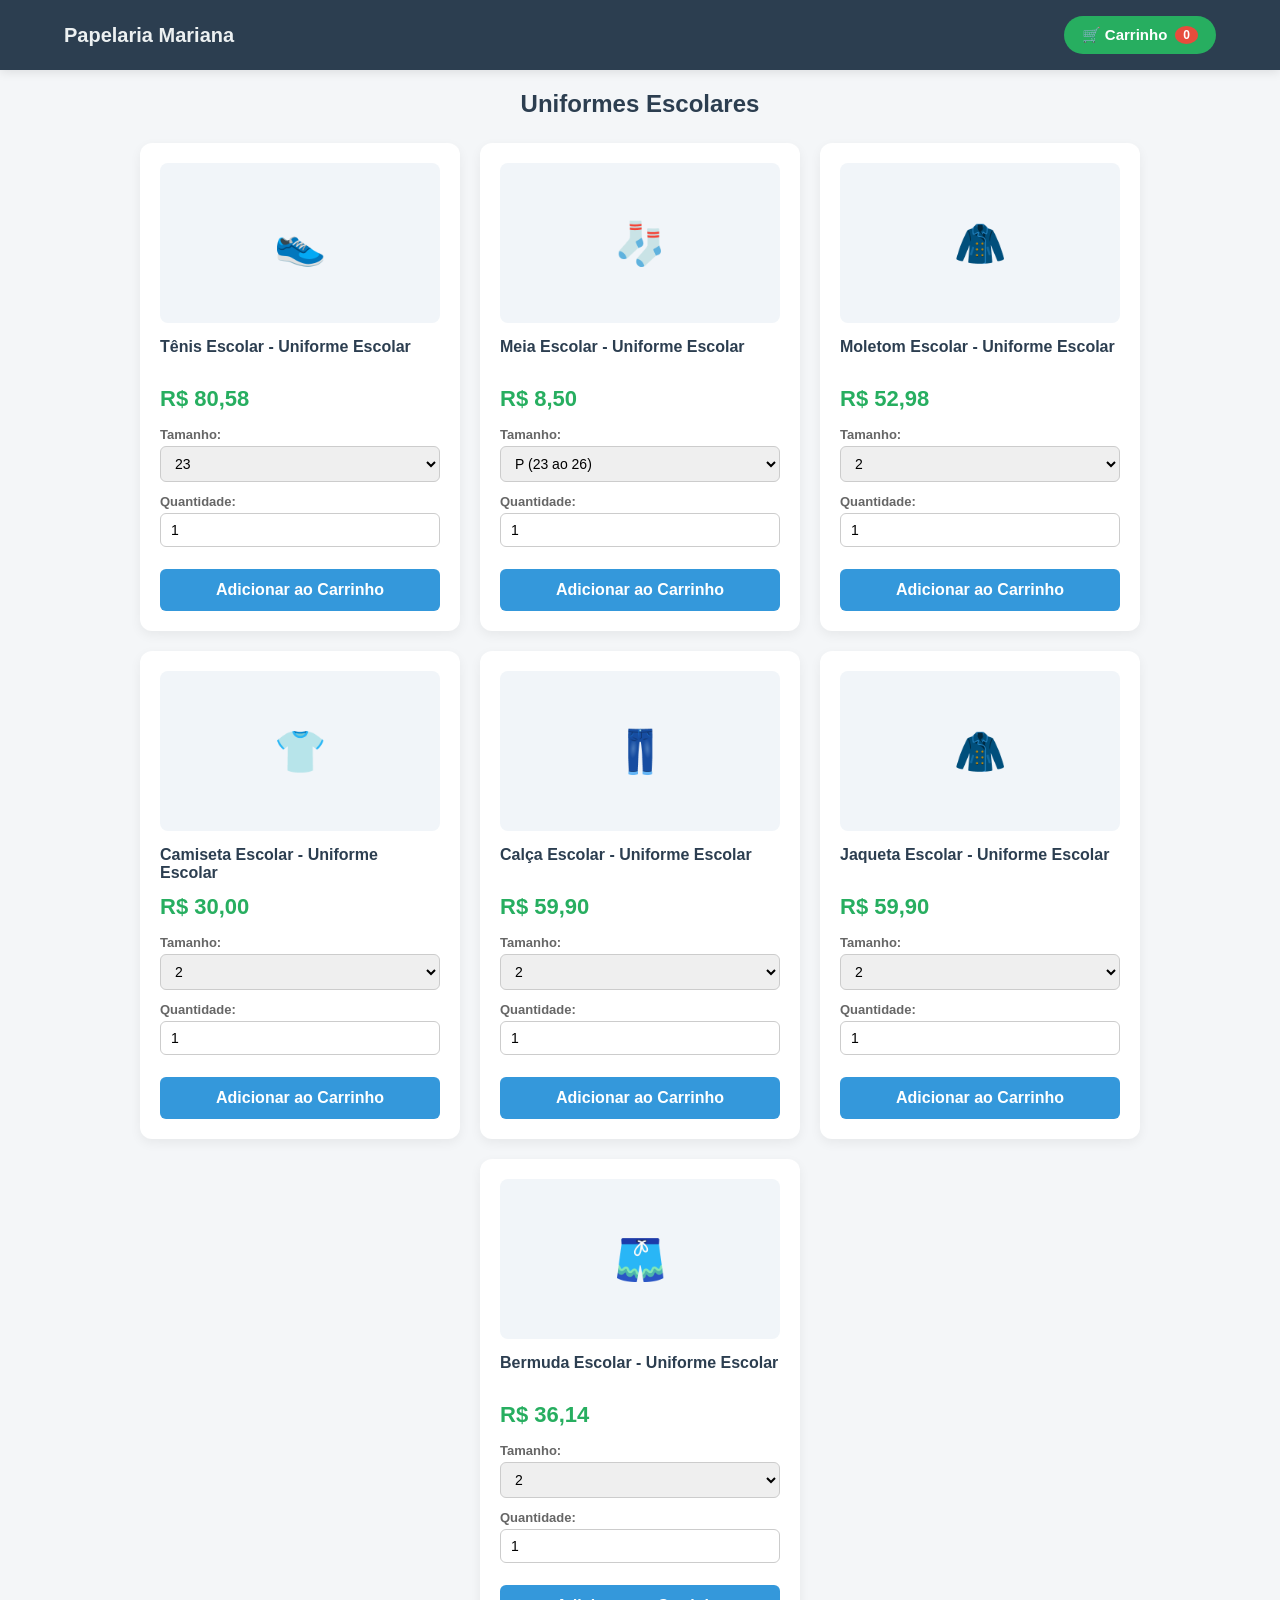
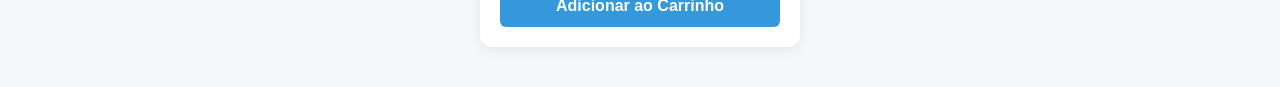
<file: index.html>
<!DOCTYPE html>
<html lang="pt-BR">
<head>
    <meta charset="UTF-8">
    <meta name="viewport" content="width=device-width, initial-scale=1.0">
    <link rel="stylesheet" href="css/style.css">
    <title>Papelaria Mariana - Uniformes Escolares</title>
</head>
<body>

<header>
    <a href="index.html" class="logo">Papelaria Mariana</a>
    <button class="btn-carrinho-header" onclick="abrirDrawer()" aria-label="Abrir carrinho de compras">
        🛒 Carrinho <span class="badge-count" id="badge-total">0</span>
    </button>
</header>

<div class="container">
    <h1 class="titulo-pagina">Uniformes Escolares</h1>
    <div class="vitrine" id="vitrine"></div>
</div>

<div class="drawer-overlay" id="drawerOverlay" onclick="fecharDrawer()"></div>

<div class="cart-drawer" id="cartDrawer" role="dialog" aria-modal="true" aria-label="Seu carrinho de compras">
    <div class="drawer-header">
        <h2>🛒 Meu Carrinho</h2>
        <button class="btn-fechar" onclick="fecharDrawer()" aria-label="Fechar carrinho">&times;</button>
    </div>
    <div class="drawer-body" id="drawerItems"></div>
    <div class="drawer-footer">
        <div class="total-linha">
            <span>Total:</span>
            <span id="drawerTotal">R$ 0,00</span>
        </div>
        <a href="carrinho.html" class="btn-checkout">Ver Carrinho / Finalizar</a>
    </div>
</div>

<script src="js/carrinho.js"></script>
<script src="js/produtos.js"></script>
</body>
</html>
</file>
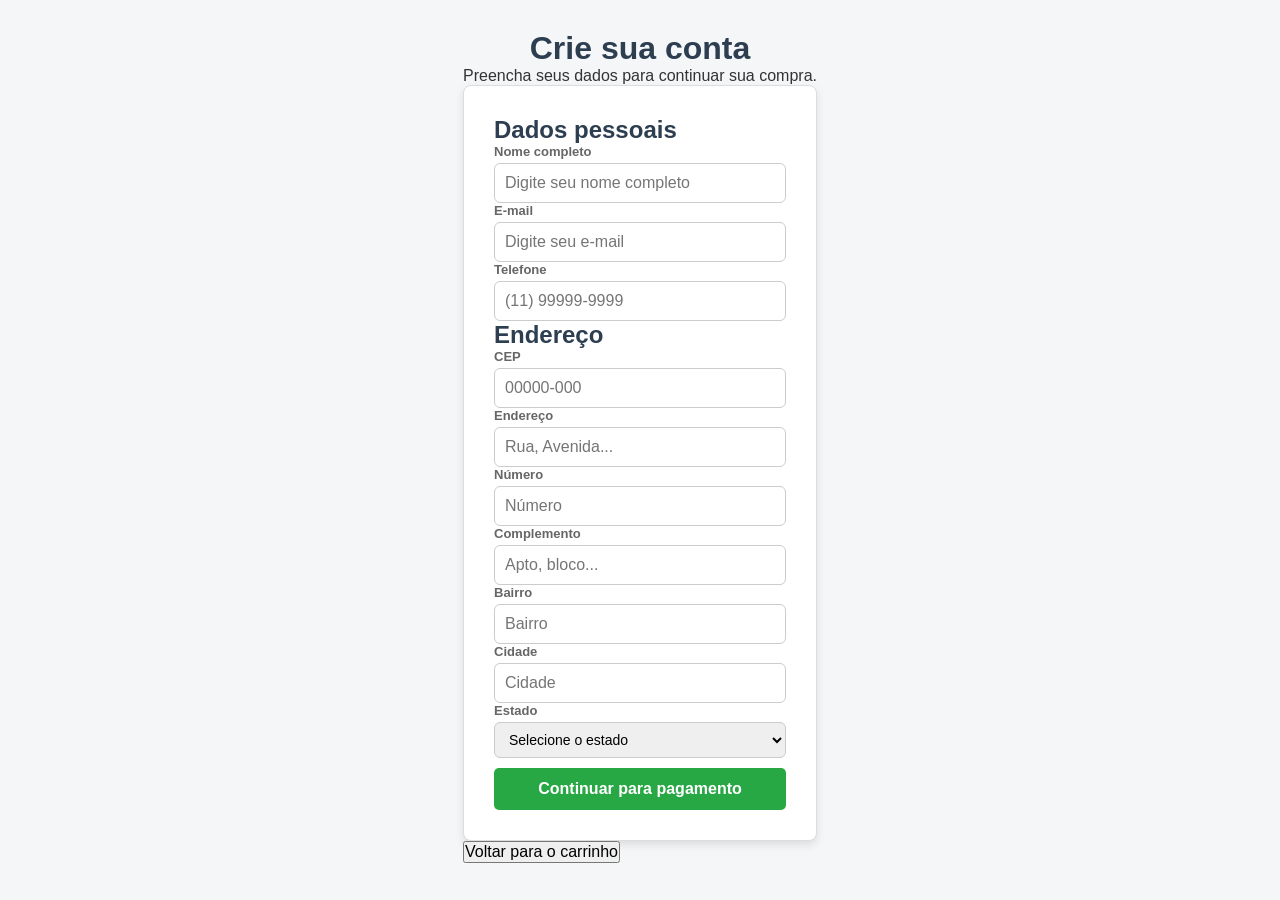
<file: cadastro.html>
<!DOCTYPE html>
<html lang="pt-BR">

<head>
    <meta charset="UTF-8">
    <meta name="viewport" content="width=device-width, initial-scale=1.0">

    <link rel="stylesheet" href="css/style.css">

    <title>Papelaria Mariana - Cadastro</title>
</head>

<body class="pagina-formulario">

    <main class="formulario-container">

        <h1>Crie sua conta</h1>

        <p class="subtitulo">
            Preencha seus dados para continuar sua compra.
        </p>

        <form id="formCadastro" class="formulario" novalidate>

            <h2>Dados pessoais</h2>

            <div class="campo">
                <label for="nome">Nome completo</label>
                <input
                    type="text"
                    id="nome"
                    name="nome"
                    placeholder="Digite seu nome completo"
                    autocomplete="name"
                    required
                >
                <small class="erro" id="erroNome"></small>
            </div>

            <div class="campo">
                <label for="email">E-mail</label>
                <input
                    type="email"
                    id="email"
                    name="email"
                    placeholder="Digite seu e-mail"
                    autocomplete="email"
                    required
                >
                <small class="erro" id="erroEmail"></small>
            </div>

            <div class="campo">
                <label for="telefone">Telefone</label>
                <input
                    type="tel"
                    id="telefone"
                    name="telefone"
                    placeholder="(11) 99999-9999"
                    autocomplete="tel"
                    maxlength="15"
                    required
                >
                <small class="erro" id="erroTelefone"></small>
            </div>

            <h2>Endereço</h2>

            <div class="campo">
                <label for="cep">CEP</label>
                <input
                    type="text"
                    id="cep"
                    name="cep"
                    placeholder="00000-000"
                    autocomplete="postal-code"
                    maxlength="9"
                    required
                >
                <small class="erro" id="erroCep"></small>
            </div>

            <div class="campo">
                <label for="logradouro">Endereço</label>
                <input
                    type="text"
                    id="logradouro"
                    name="logradouro"
                    placeholder="Rua, Avenida..."
                    autocomplete="street-address"
                    required
                >
                <small class="erro" id="erroLogradouro"></small>
            </div>

            <div class="linha-campos">

                <div class="campo">
                    <label for="numero">Número</label>
                    <input
                        type="text"
                        id="numero"
                        name="numero"
                        placeholder="Número"
                        required
                    >
                    <small class="erro" id="erroNumero"></small>
                </div>

                <div class="campo">
                    <label for="complemento">Complemento</label>
                    <input
                        type="text"
                        id="complemento"
                        name="complemento"
                        placeholder="Apto, bloco..."
                    >
                </div>

            </div>

            <div class="linha-campos">

                <div class="campo">
                    <label for="bairro">Bairro</label>
                    <input
                        type="text"
                        id="bairro"
                        name="bairro"
                        placeholder="Bairro"
                        autocomplete="address-level3"
                        required
                    >
                    <small class="erro" id="erroBairro"></small>
                </div>

                <div class="campo">
                    <label for="cidade">Cidade</label>
                    <input
                        type="text"
                        id="cidade"
                        name="cidade"
                        placeholder="Cidade"
                        autocomplete="address-level2"
                        required
                    >
                    <small class="erro" id="erroCidade"></small>
                </div>

            </div>

            <div class="campo">
                <label for="estado">Estado</label>

                <select
                    id="estado"
                    name="estado"
                    autocomplete="address-level1"
                    required
                >
                    <option value="">Selecione o estado</option>
                    <option value="AC">Acre</option>
                    <option value="AL">Alagoas</option>
                    <option value="AP">Amapá</option>
                    <option value="AM">Amazonas</option>
                    <option value="BA">Bahia</option>
                    <option value="CE">Ceará</option>
                    <option value="DF">Distrito Federal</option>
                    <option value="ES">Espírito Santo</option>
                    <option value="GO">Goiás</option>
                    <option value="MA">Maranhão</option>
                    <option value="MT">Mato Grosso</option>
                    <option value="MS">Mato Grosso do Sul</option>
                    <option value="MG">Minas Gerais</option>
                    <option value="PA">Pará</option>
                    <option value="PB">Paraíba</option>
                    <option value="PR">Paraná</option>
                    <option value="PE">Pernambuco</option>
                    <option value="PI">Piauí</option>
                    <option value="RJ">Rio de Janeiro</option>
                    <option value="RN">Rio Grande do Norte</option>
                    <option value="RS">Rio Grande do Sul</option>
                    <option value="RO">Rondônia</option>
                    <option value="RR">Roraima</option>
                    <option value="SC">Santa Catarina</option>
                    <option value="SP">São Paulo</option>
                    <option value="SE">Sergipe</option>
                    <option value="TO">Tocantins</option>
                </select>

                <small class="erro" id="erroEstado"></small>
            </div>

            <div id="mensagemCadastro" class="mensagem"></div>

            <button type="submit" class="btn-continuar">
                Continuar para pagamento
            </button>

        </form>

        <button type="button" id="btnVoltar" class="btn-voltar">
            Voltar para o carrinho
        </button>

    </main>

    <script src="js/cadastro.js"></script>

</body>

</html>
</file>
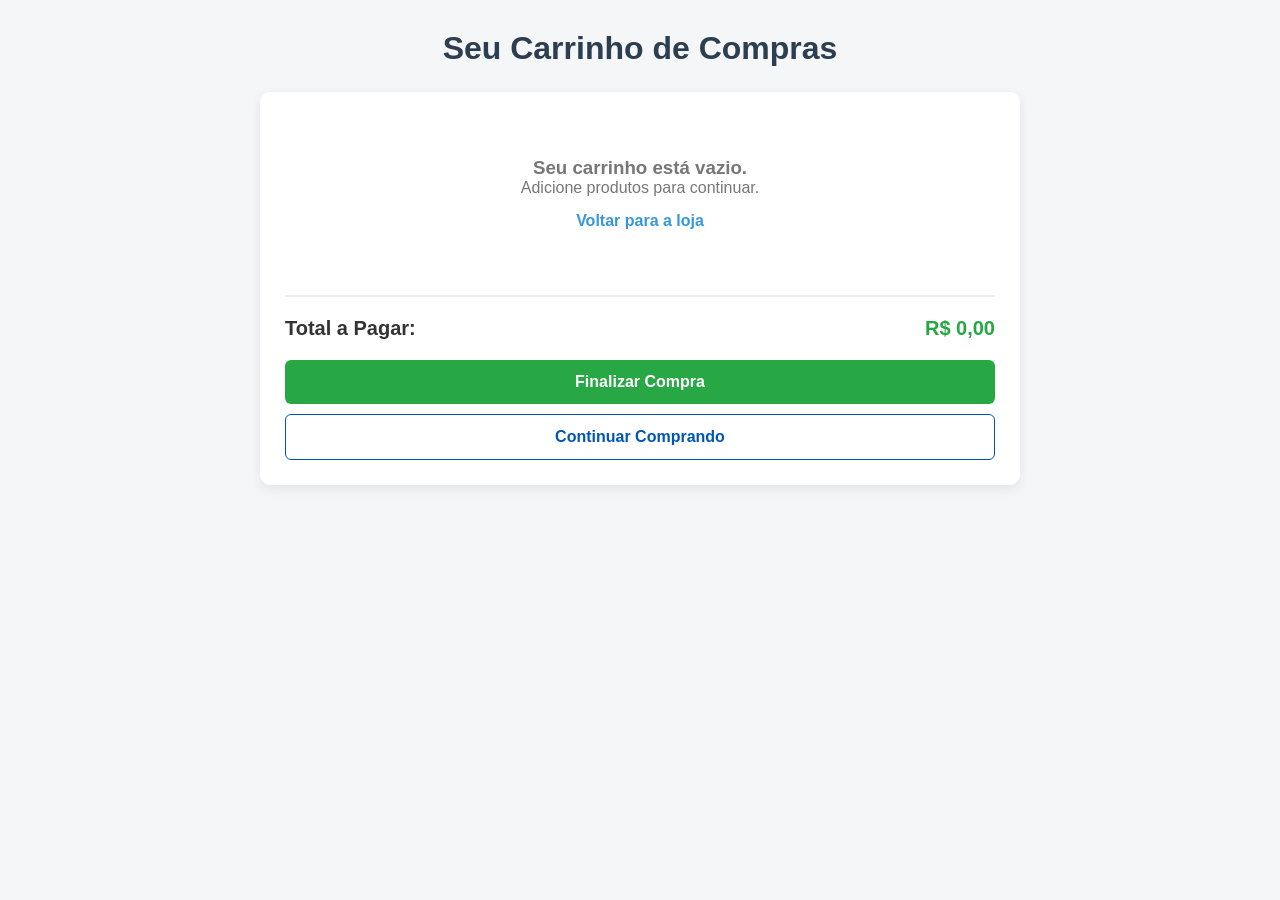
<file: carrinho.html>
<!DOCTYPE html>
<html lang="pt-BR">
<head>
    <meta charset="UTF-8">
    <meta name="viewport" content="width=device-width, initial-scale=1.0">
    <link rel="stylesheet" href="css/style.css">
    <title>Papelaria Mariana - Carrinho</title>
</head>
<body class="pagina-carrinho">

<div class="container">
    <h1>Seu Carrinho de Compras</h1>

    <div class="carrinho">
        <div id="lista-carrinho"></div>

        <div class="total">
            <span>Total a Pagar:</span>
            <span id="preco-total">R$ 0,00</span>
        </div>

        <div class="botoes">
            <button class="botao-principal" onclick="irParaCadastro()">
                Finalizar Compra
            </button>

            <a href="index.html" class="botao-secundario">
                Continuar Comprando
            </a>
        </div>
    </div>
</div>

<script src="js/carrinho.js"></script>
</body>
</html>
</file>
<file: css/style.css>
/* ============================================
   PAPELARIA MARIANA - ESTILOS GERAIS
============================================ */

* {
    box-sizing: border-box;
    font-family: "Segoe UI", Tahoma, Geneva, Verdana, sans-serif;
    margin: 0;
    padding: 0;
}

body {
    background-color: #f4f6f8;
    color: #333;
}

body.pagina-formulario {
    min-height: 100vh;
    padding: 30px 20px;
    display: flex;
    flex-direction: column;
    align-items: center;
}

body.pagina-carrinho {
    padding: 30px 20px;
}

h1 {
    color: #2c3e50;
    text-align: center;
}

button,
input,
select {
    font: inherit;
}

/* HEADER */

body:not(.pagina-formulario):not(.pagina-carrinho) {
    padding-top: 90px;
}

header {
    position: fixed;
    top: 0;
    left: 0;
    right: 0;
    height: 70px;
    background-color: #2c3e50;
    color: white;
    display: flex;
    justify-content: space-between;
    align-items: center;
    padding: 0 5%;
    box-shadow: 0 2px 10px rgba(0,0,0,0.1);
    z-index: 100;
}

.logo {
    font-size: 20px;
    font-weight: bold;
    color: #ecf0f1;
    text-decoration: none;
}

.btn-carrinho-header {
    background-color: #27ae60;
    color: white;
    border: none;
    padding: 10px 18px;
    border-radius: 20px;
    font-weight: bold;
    cursor: pointer;
    display: flex;
    align-items: center;
    gap: 8px;
    font-size: 15px;
    transition: background 0.2s, transform 0.1s;
}

.btn-carrinho-header:hover {
    background-color: #219150;
}

.btn-carrinho-header:active {
    transform: scale(0.98);
}

.badge-count {
    background-color: #e74c3c;
    color: white;
    border-radius: 50%;
    padding: 2px 8px;
    font-size: 12px;
    min-width: 20px;
    text-align: center;
}

/* VITRINE */

.container {
    max-width: 1150px;
    margin: 0 auto 40px;
    padding: 0 20px;
}

.titulo-pagina {
    text-align: center;
    margin-bottom: 25px;
    color: #2c3e50;
    font-size: 24px;
}

.vitrine {
    display: flex;
    flex-wrap: wrap;
    gap: 20px;
    justify-content: center;
}

.produto {
    background: white;
    border-radius: 12px;
    box-shadow: 0 4px 12px rgba(0,0,0,0.06);
    padding: 20px;
    width: 320px;
    display: flex;
    flex-direction: column;
    justify-content: space-between;
    transition: transform 0.2s, box-shadow 0.2s;
}

.produto:hover {
    transform: translateY(-4px);
    box-shadow: 0 6px 16px rgba(0,0,0,0.1);
}

.produto-img {
    width: 100%;
    height: 160px;
    background-color: #f1f5f9;
    border-radius: 8px;
    display: flex;
    align-items: center;
    justify-content: center;
    font-size: 42px;
    margin-bottom: 15px;
    overflow: hidden;
}

.produto-img img {
    width: 100%;
    height: 100%;
    object-fit: contain;
}

.produto h3 {
    font-size: 16px;
    color: #2c3e50;
    margin-bottom: 8px;
    min-height: 40px;
}

.preco {
    font-size: 22px;
    color: #27ae60;
    font-weight: bold;
    margin-bottom: 15px;
}

.campo-grupo {
    margin-bottom: 12px;
}

.campo-grupo label,
.formulario label {
    display: block;
    font-size: 13px;
    color: #666;
    margin-bottom: 4px;
    font-weight: bold;
}

select,
input[type="number"],
.formulario input {
    width: 100%;
    padding: 8px 10px;
    border: 1px solid #ccc;
    border-radius: 6px;
    font-size: 14px;
    outline: none;
    transition: border-color 0.2s;
}

select:focus,
input[type="number"]:focus,
.formulario input:focus {
    border-color: #3498db;
}

.btn-add {
    width: 100%;
    background-color: #3498db;
    color: white;
    border: none;
    padding: 12px;
    border-radius: 6px;
    font-weight: bold;
    cursor: pointer;
    margin-top: 10px;
    transition: background 0.2s;
}

.btn-add:hover {
    background-color: #2980b9;
}

/* DRAWER */

.drawer-overlay {
    position: fixed;
    inset: 0;
    width: 100vw;
    height: 100vh;
    background: rgba(0,0,0,0.5);
    z-index: 998;
    opacity: 0;
    visibility: hidden;
    transition: opacity 0.3s ease, visibility 0.3s ease;
}

.drawer-overlay.ativo {
    opacity: 1;
    visibility: visible;
}

.cart-drawer {
    position: fixed;
    top: 0;
    right: -400px;
    width: 380px;
    max-width: 90vw;
    height: 100vh;
    background: white;
    z-index: 999;
    box-shadow: -4px 0 15px rgba(0,0,0,0.15);
    display: flex;
    flex-direction: column;
    transition: right 0.3s ease-in-out;
}

.cart-drawer.ativo {
    right: 0;
}

.drawer-header {
    padding: 20px;
    background: #f8f9fa;
    border-bottom: 1px solid #eee;
    display: flex;
    justify-content: space-between;
    align-items: center;
}

.drawer-header h2 {
    font-size: 18px;
    color: #2c3e50;
}

.btn-fechar {
    background: none;
    border: none;
    font-size: 24px;
    cursor: pointer;
    color: #888;
}

.btn-fechar:hover {
    color: #333;
}

.drawer-body {
    flex: 1;
    padding: 20px;
    overflow-y: auto;
}

.item-drawer {
    display: flex;
    justify-content: space-between;
    align-items: center;
    gap: 10px;
    padding: 12px 0;
    border-bottom: 1px solid #eee;
}

.item-info {
    flex: 1;
}

.item-info h4 {
    font-size: 14px;
    color: #333;
}

.item-info p {
    font-size: 12px;
    color: #777;
    margin-top: 2px;
}

.qtd-btn {
    background: #e2e8f0;
    border: none;
    width: 24px;
    height: 24px;
    border-radius: 4px;
    cursor: pointer;
    font-weight: bold;
}

.btn-remover-sm {
    background: none;
    border: none;
    color: #e74c3c;
    font-size: 12px;
    cursor: pointer;
    margin-top: 4px;
    padding: 0;
    text-decoration: underline;
}

.drawer-footer {
    padding: 20px;
    background: #f8f9fa;
    border-top: 1px solid #eee;
}

.total-linha {
    display: flex;
    justify-content: space-between;
    font-size: 18px;
    font-weight: bold;
    margin-bottom: 15px;
    color: #2c3e50;
}

.btn-checkout {
    display: block;
    width: 100%;
    background: #27ae60;
    color: white;
    text-align: center;
    padding: 12px;
    border-radius: 6px;
    text-decoration: none;
    font-weight: bold;
}

/* FORMULÁRIOS */

.formulario,
.pagamento-box {
    background: white;
    border: 1px solid #ddd;
    padding: 30px;
    width: 100%;
    border-radius: 8px;
    box-shadow: 0 4px 8px rgba(0,0,0,0.1);
}

.formulario {
    max-width: 450px;
}

.pagamento-box {
    max-width: 500px;
}

.formulario h2,
.cliente h3 {
    color: #2c3e50;
    margin-top: 0;
}

.grupo-input {
    margin-bottom: 15px;
}

.formulario input {
    padding: 10px;
    font-size: 16px;
}

.observacao {
    font-size: 12px;
    color: #777;
    margin-top: 5px;
}

.formulario button,
.pagamento-box > button {
    background-color: #28a745;
    color: white;
    border: none;
    padding: 12px 15px;
    cursor: pointer;
    border-radius: 5px;
    width: 100%;
    font-size: 16px;
    font-weight: bold;
    margin-top: 10px;
}

.formulario button:hover,
.pagamento-box > button:hover {
    background-color: #218838;
}

.voltar {
    display: block;
    text-align: center;
    margin-top: 15px;
    color: #0056b3;
    text-decoration: none;
}

/* CARRINHO */

.pagina-carrinho .container {
    width: 100%;
    max-width: 800px;
}

.pagina-carrinho h1 {
    margin-bottom: 25px;
}

.carrinho {
    background: white;
    border-radius: 10px;
    padding: 25px;
    box-shadow: 0 4px 12px rgba(0,0,0,0.08);
}

.item-carrinho {
    display: flex;
    justify-content: space-between;
    align-items: center;
    gap: 20px;
    border-bottom: 1px solid #eee;
    padding: 18px 0;
}

.detalhes-produto {
    flex: 1;
}

.detalhes-produto h3 {
    margin: 0 0 7px;
    font-size: 18px;
    color: #333;
}

.detalhes-produto p {
    margin: 4px 0;
    color: #666;
    font-size: 14px;
}

.controle {
    display: flex;
    align-items: center;
    gap: 8px;
    margin-top: 8px;
}

.controle button {
    width: 28px;
    height: 28px;
    border: none;
    border-radius: 5px;
    cursor: pointer;
    background: #e2e8f0;
    font-weight: bold;
}

.controle .remover {
    background: none;
    color: #e74c3c;
    width: auto;
    text-decoration: underline;
    margin-left: 8px;
}

.total {
    display: flex;
    justify-content: space-between;
    font-size: 20px;
    font-weight: bold;
    margin-top: 25px;
    padding-top: 20px;
    border-top: 2px solid #eee;
}

.total span:last-child {
    color: #28a745;
}

.botoes {
    margin-top: 20px;
}

.botao-principal,
.botao-secundario {
    display: block;
    width: 100%;
    padding: 13px;
    border-radius: 6px;
    font-size: 16px;
    font-weight: bold;
    cursor: pointer;
    text-align: center;
    text-decoration: none;
}

.botao-principal {
    background-color: #28a745;
    color: white;
    border: none;
}

.botao-principal:hover {
    background-color: #218838;
}

.botao-secundario {
    background-color: transparent;
    color: #0056b3;
    border: 1px solid #0056b3;
    margin-top: 10px;
}

.vazio {
    text-align: center;
    padding: 40px 10px;
    color: #777;
}

.vazio a {
    display: inline-block;
    margin-top: 15px;
    color: #3498db;
    font-weight: bold;
    text-decoration: none;
}

/* PAGAMENTO */

.cliente {
    background: #f8f9fa;
    padding: 15px;
    border-radius: 5px;
    margin-bottom: 20px;
}

.cliente p {
    margin: 5px 0;
    font-size: 14px;
    color: #555;
}

.resumo-valor {
    background-color: #e9ecef;
    padding: 15px;
    border-radius: 5px;
    text-align: center;
    margin-bottom: 20px;
}

.resumo-valor h3 {
    margin: 0;
    color: #333;
}

.resumo-valor p {
    font-size: 28px;
    color: #28a745;
    font-weight: bold;
    margin: 10px 0 0;
}

.lista-resumo {
    margin-bottom: 20px;
}

.item-resumo {
    display: flex;
    justify-content: space-between;
    gap: 15px;
    padding: 8px 0;
    border-bottom: 1px solid #eee;
    font-size: 14px;
}

.opcao-pagamento {
    border: 1px solid #ccc;
    padding: 15px;
    margin-bottom: 10px;
    border-radius: 5px;
    cursor: pointer;
    display: flex;
    align-items: center;
    gap: 5px;
}

.opcao-pagamento:hover {
    background-color: #f8f9fa;
}

.opcao-pagamento input {
    margin-right: 5px;
    transform: scale(1.3);
}

/* RESPONSIVO */

@media (max-width: 600px) {
    header {
        padding: 0 15px;
    }

    .produto {
        width: 100%;
        max-width: 360px;
    }

    .item-carrinho {
        flex-direction: column;
        align-items: flex-start;
    }

    .item-carrinho > .preco {
        align-self: flex-end;
    }

    .item-resumo {
        flex-direction: column;
    }

    .cart-drawer {
        width: 100%;
        max-width: 100%;
        right: -100%;
    }
}
</file>
